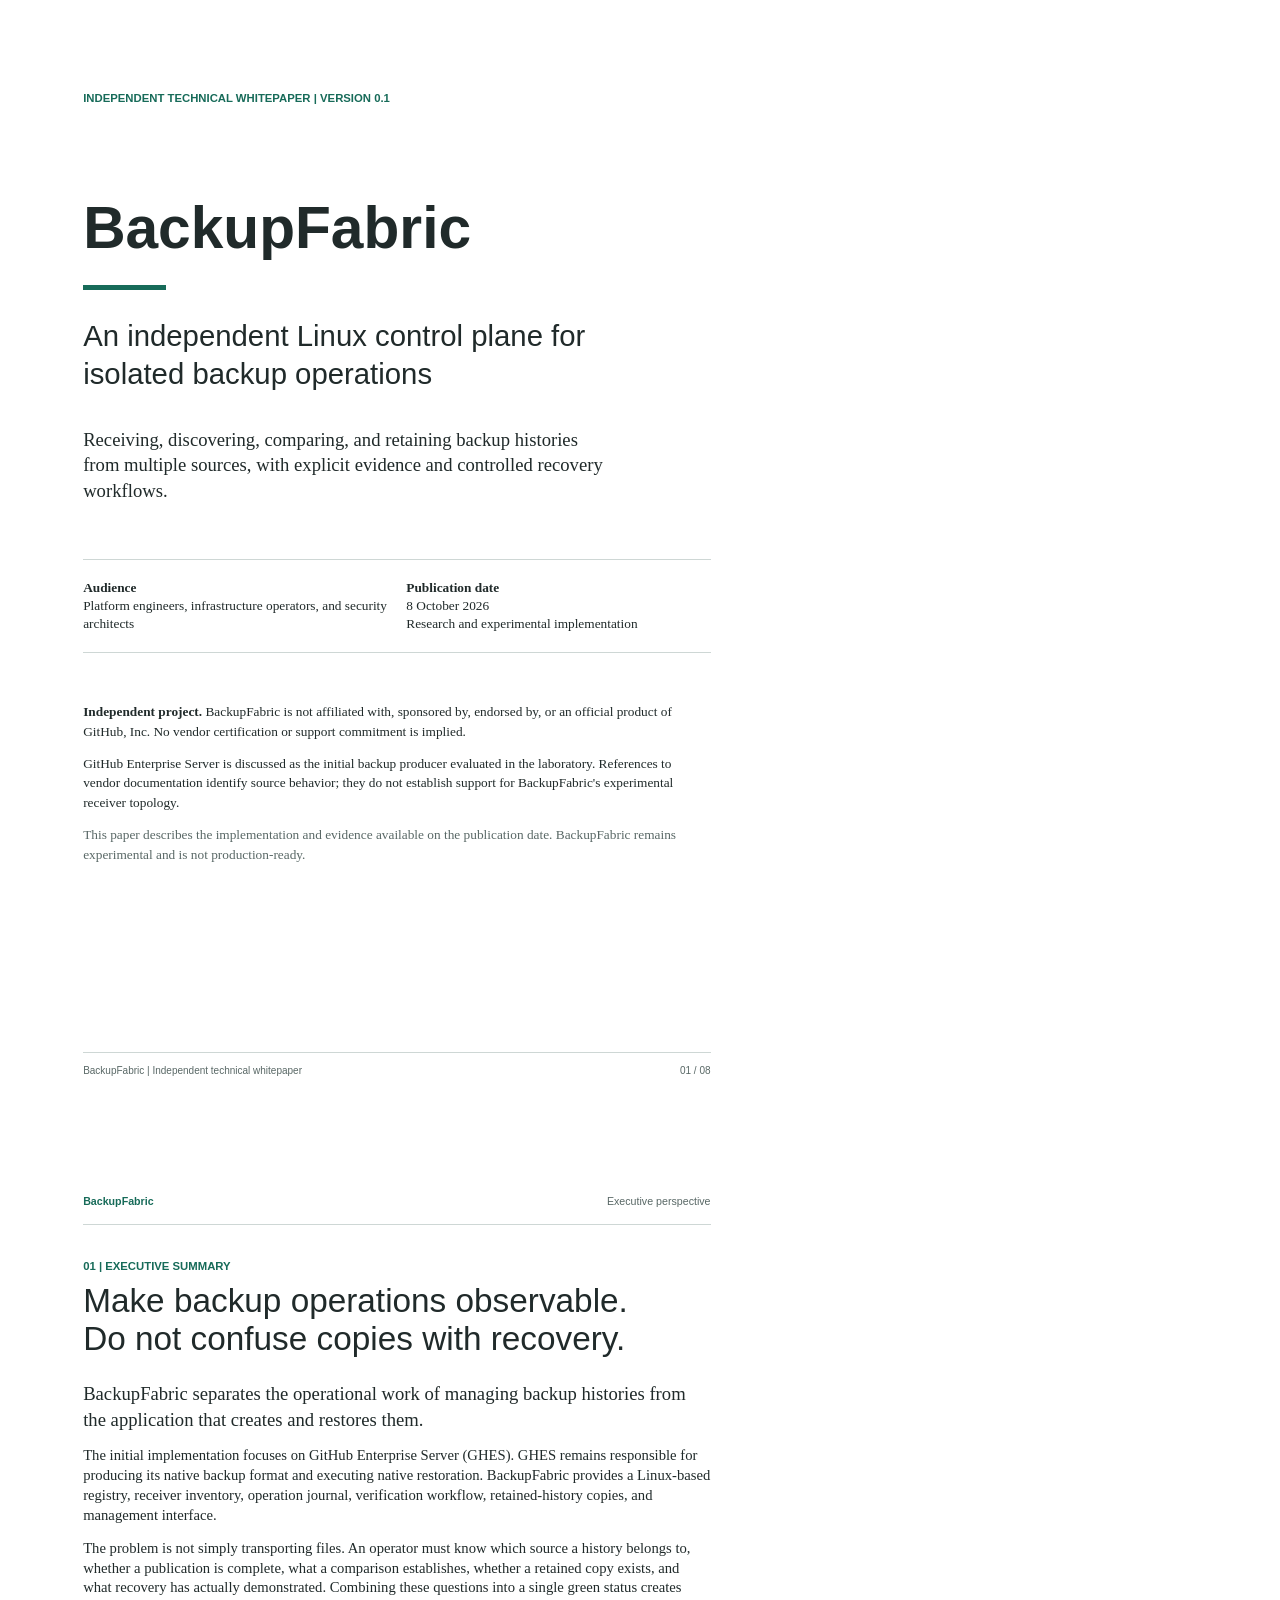
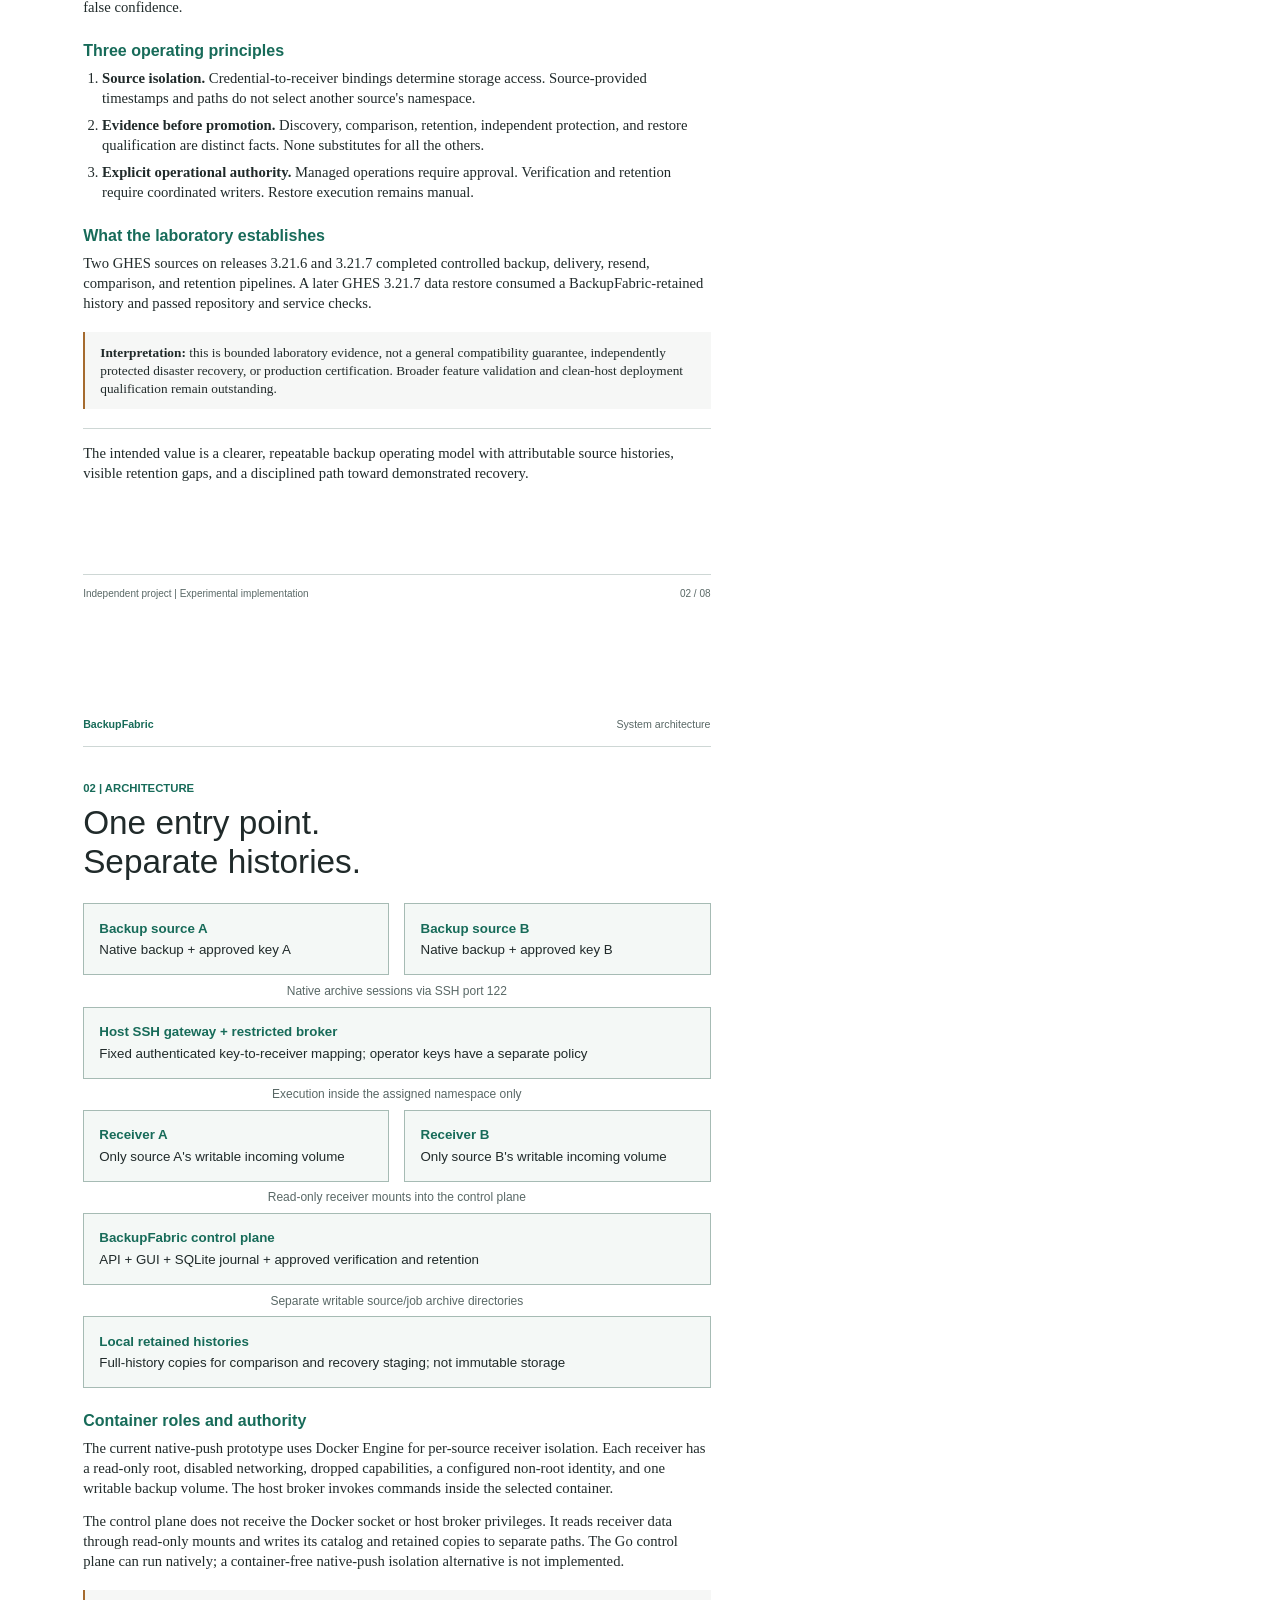
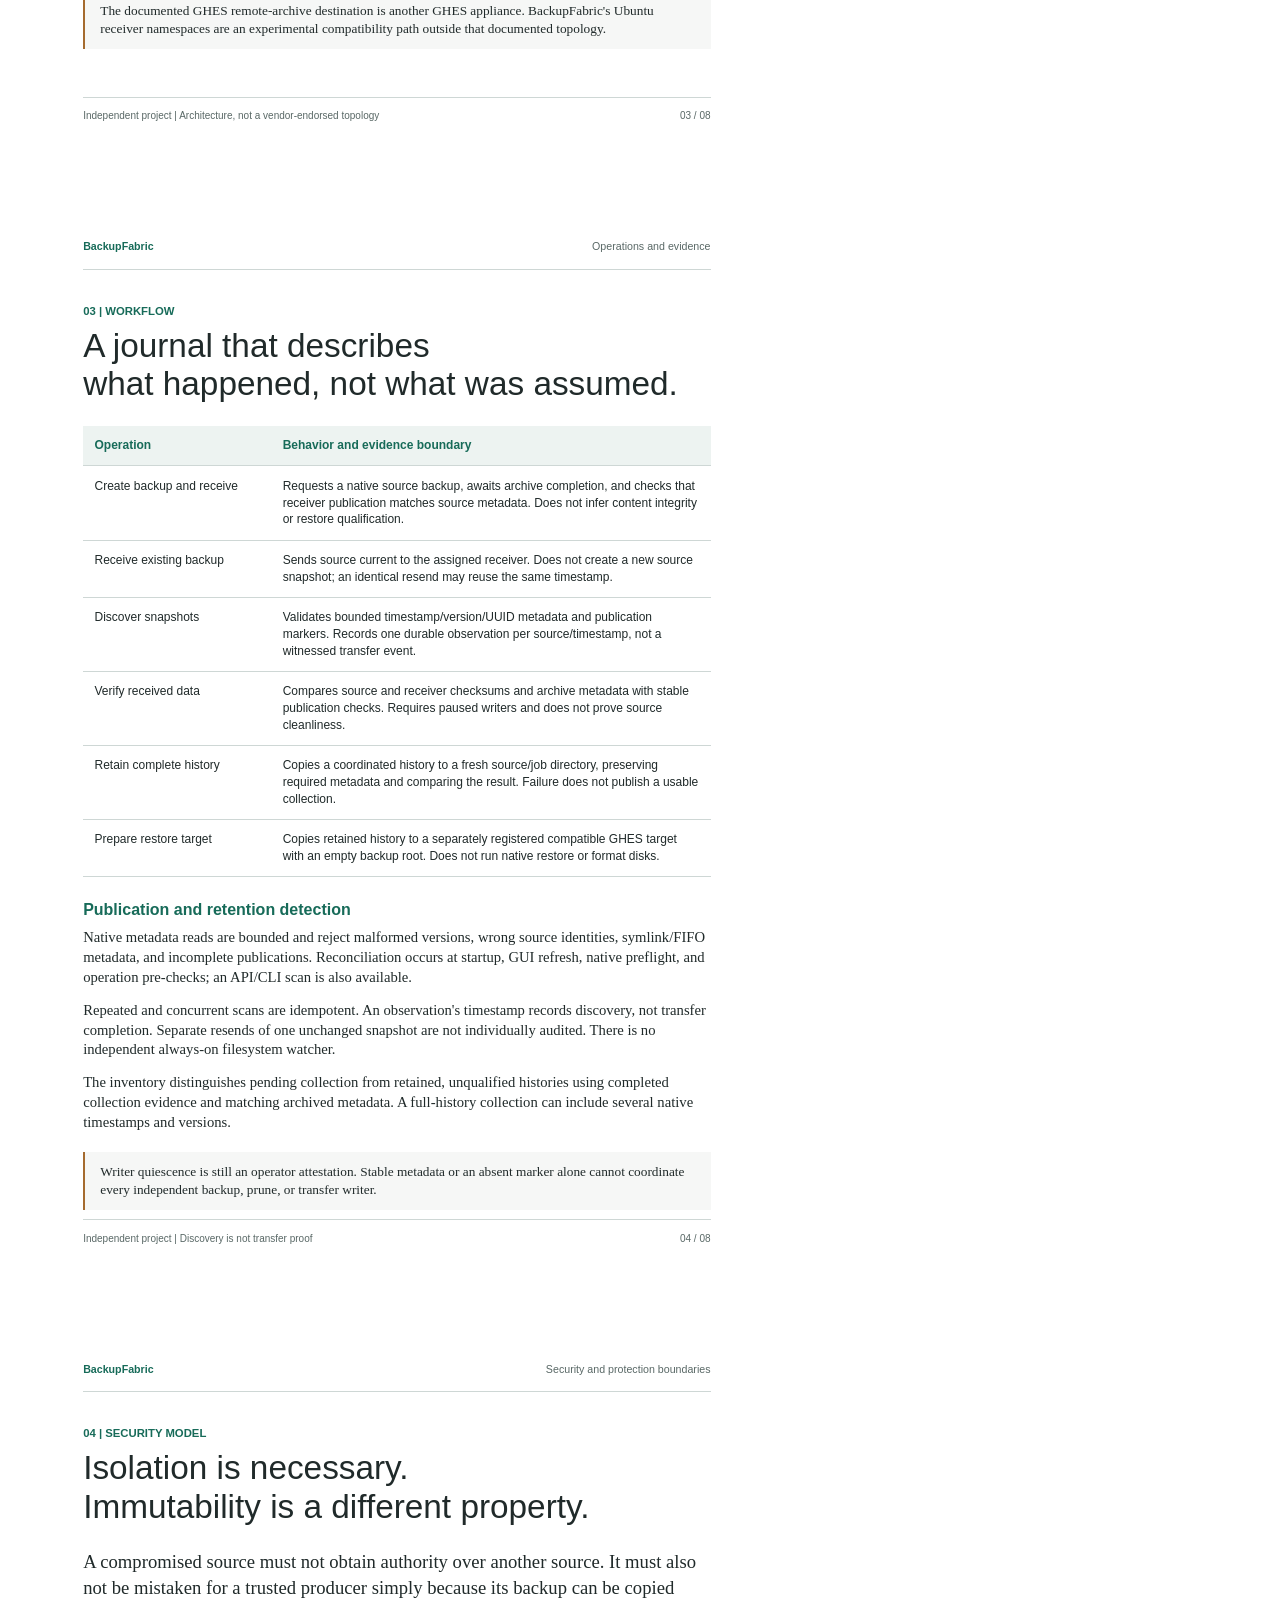
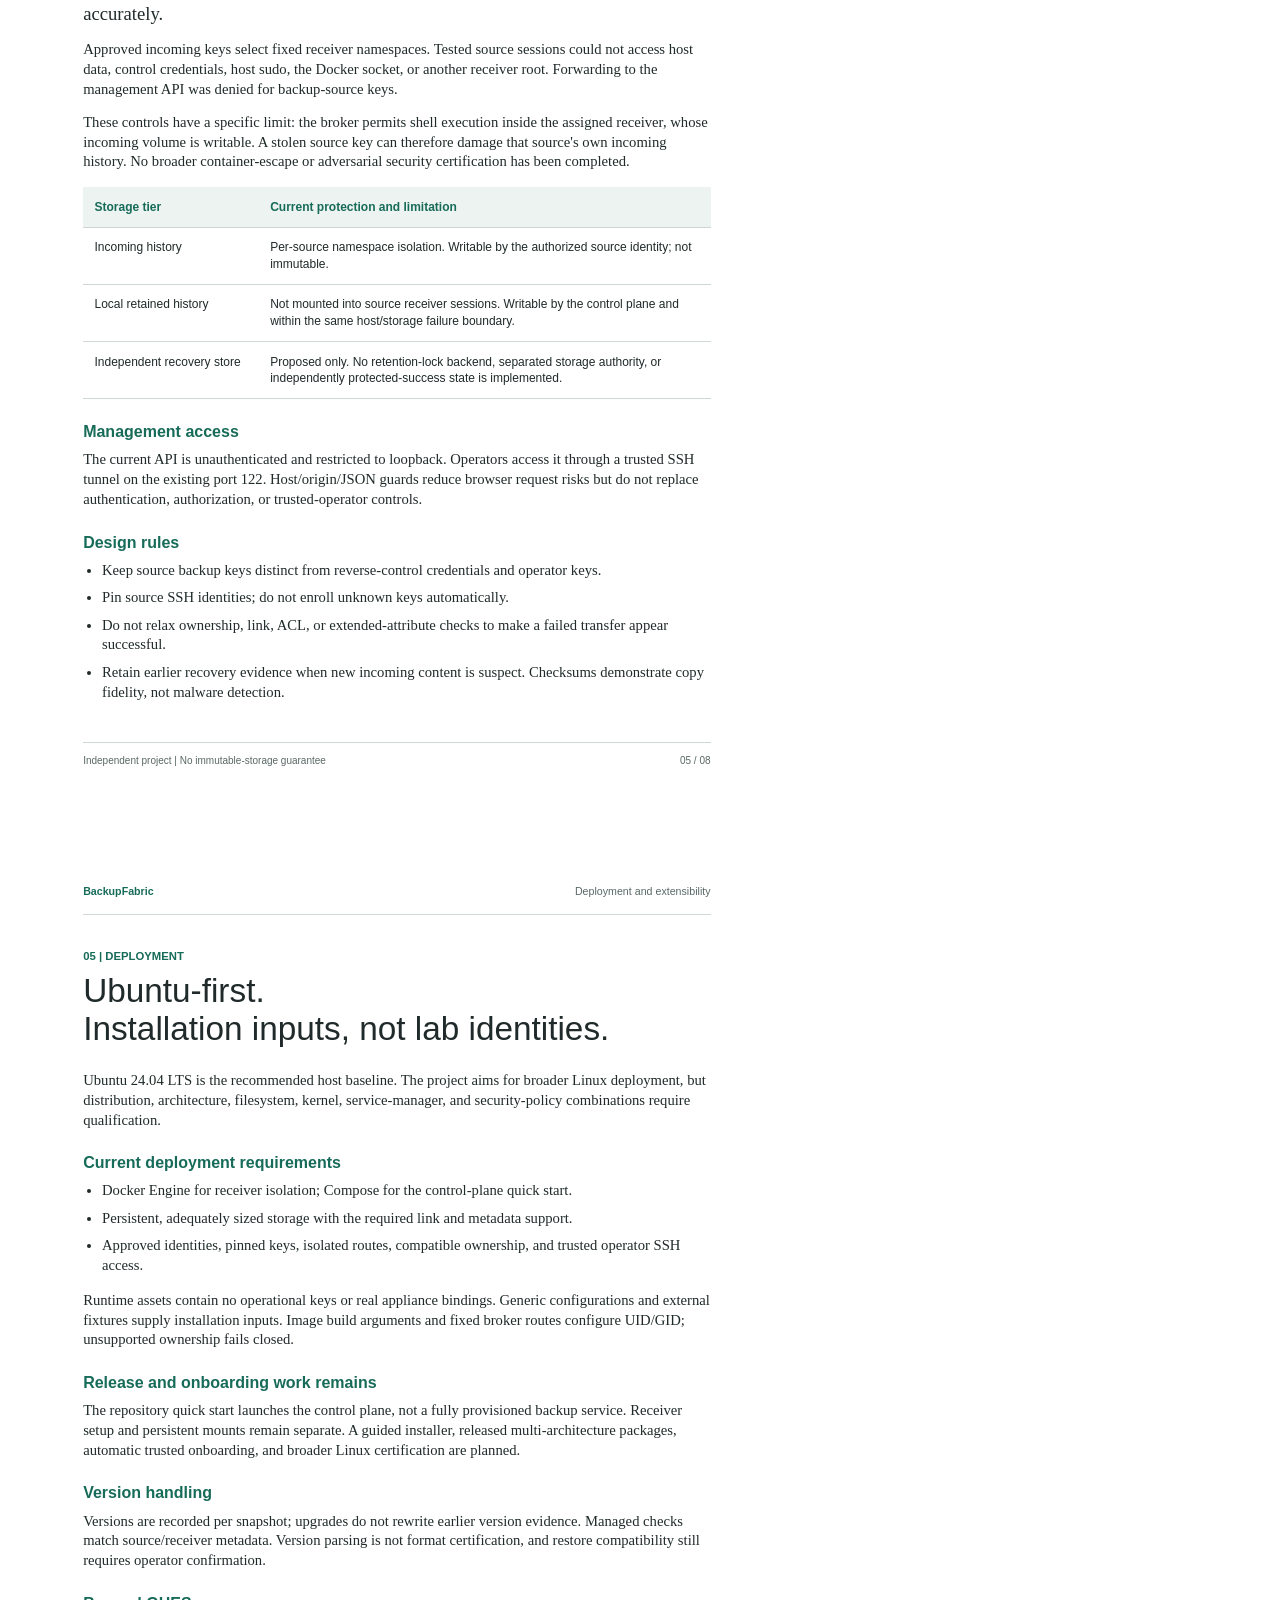
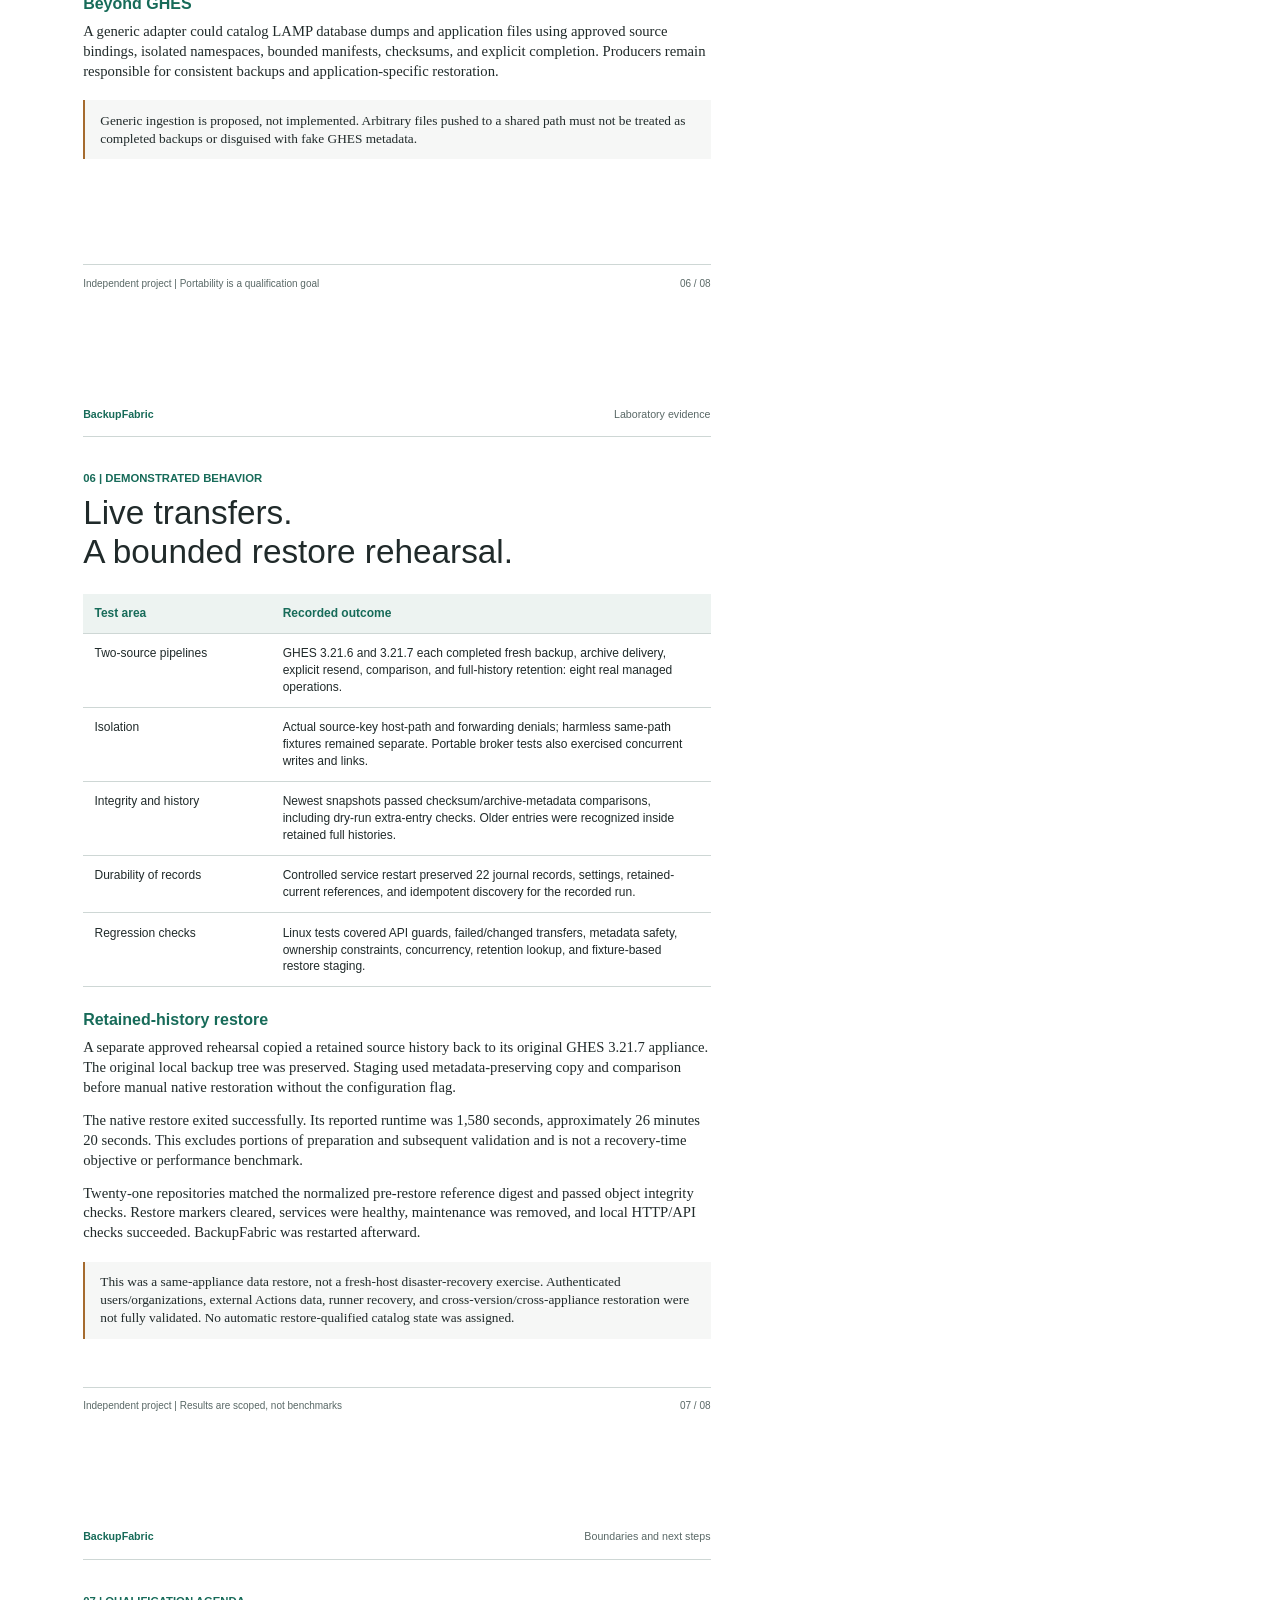
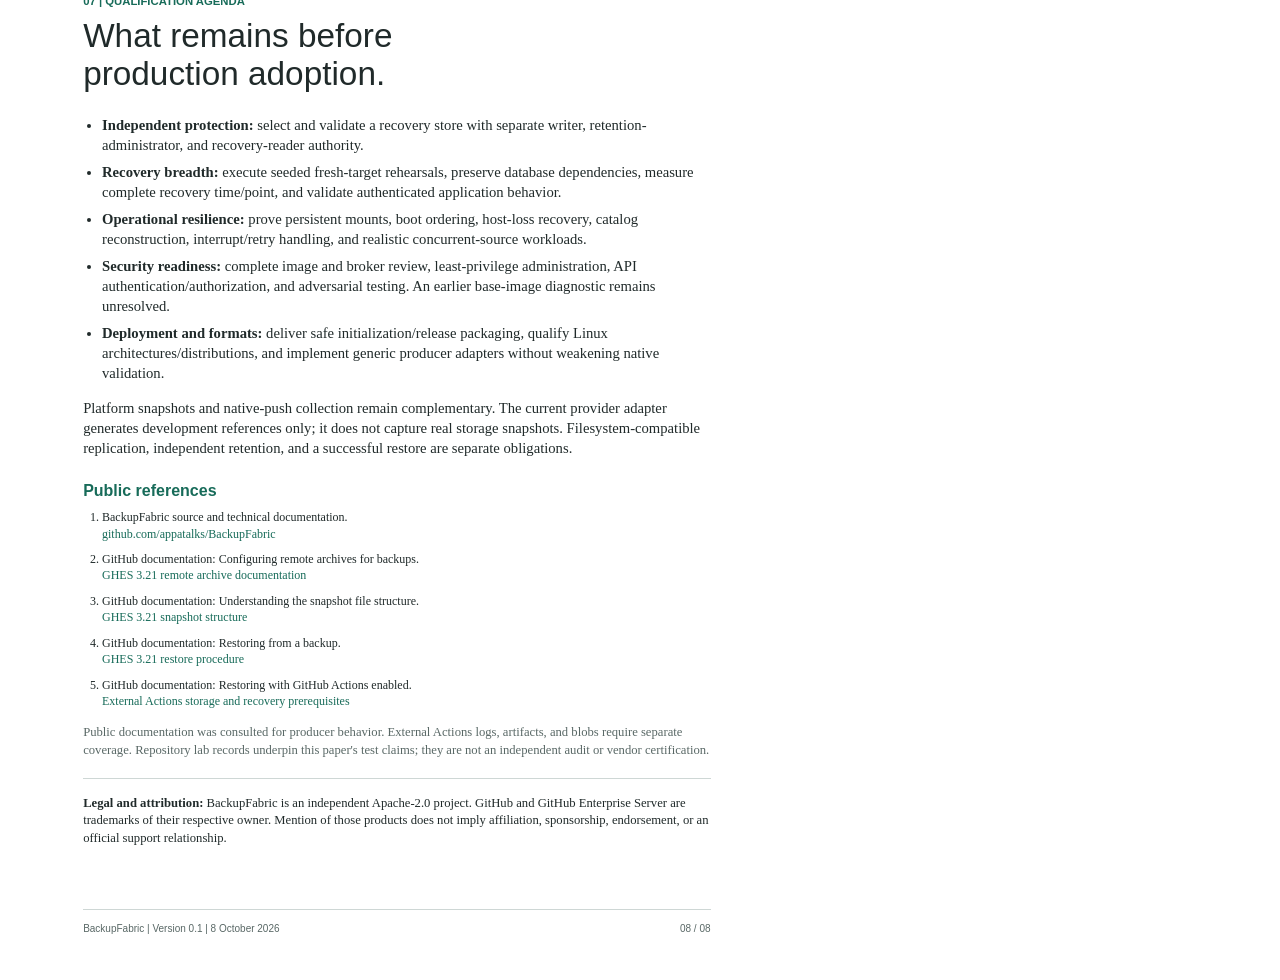
<file: docs/whitepaper/BackupFabric-Whitepaper.html>
<!doctype html>
<html lang="en">
<head>
<meta charset="utf-8">
<title>BackupFabric | Independent Technical Whitepaper</title>
<style>
@page { size: A4; margin: 0; }
* { box-sizing: border-box; }
html, body { margin: 0; padding: 0; background: #fff; color: #202a2a; }
body { font-family: "Baskerville", Georgia, serif; font-size: 11pt; line-height: 1.35; }
.sheet { width: 210mm; height: 297mm; padding: 19mm 22mm 23mm; position: relative; break-after: page; overflow: visible; }
.sheet:last-child { break-after: auto; }
.running, h1, h2, h3, .eyebrow, table, .footer, .metric, .diagram { font-family: "Avenir Next", "Helvetica Neue", sans-serif; }
.running { display: flex; justify-content: space-between; border-bottom: 1px solid #ced7d5; padding-bottom: 4mm; margin-bottom: 9mm; font-size: 8pt; color: #596866; }
.running strong { color: #176b59; font-weight: 600; }
.eyebrow { font-size: 8.5pt; color: #176b59; text-transform: uppercase; letter-spacing: 0; font-weight: 600; }
h1 { font-size: 44pt; line-height: 1.05; letter-spacing: 0; font-weight: 600; margin: 0 0 7mm; }
h2 { font-size: 25pt; line-height: 1.15; letter-spacing: 0; font-weight: 500; margin: 2mm 0 6mm; }
h3 { font-size: 12pt; line-height: 1.3; margin: 6mm 0 2mm; font-weight: 600; color: #176b59; }
p { margin: 0 0 3.5mm; }
.lead { font-size: 14pt; line-height: 1.4; }
.muted { color: #596866; }
.small { font-size: 9.5pt; line-height: 1.4; }
.rule { width: 22mm; height: 1.5mm; background: #176b59; margin: 7mm 0; }
.note { border-left: 2pt solid #a56b2f; padding: 3mm 4mm; margin: 5mm 0; background: #f6f7f6; font-size: 10pt; }
.footer { position: absolute; left: 22mm; right: 22mm; bottom: 12mm; border-top: 1px solid #ced7d5; padding-top: 3mm; display: flex; justify-content: space-between; gap: 5mm; font-size: 7.5pt; line-height: 1.3; color: #596866; }
ul, ol { padding-left: 5mm; margin: 2mm 0 4mm; }
li { margin: 0 0 2mm; }
table { border-collapse: collapse; width: 100%; font-size: 9pt; line-height: 1.4; margin: 4mm 0; }
th { text-align: left; background: #edf3f1; color: #176b59; font-weight: 600; }
th, td { padding: 3mm; border-bottom: 1px solid #ced7d5; vertical-align: top; }
td:first-child { font-weight: 500; }
code { font-family: "Menlo", monospace; font-size: 8.5pt; overflow-wrap: anywhere; }
a { color: #176b59; text-decoration: none; }
.cover { padding-top: 24mm; }
.cover .eyebrow { margin-bottom: 24mm; }
.cover .subtitle { max-width: 140mm; font-size: 22pt; line-height: 1.3; margin-bottom: 9mm; font-family: "Avenir Next", sans-serif; }
.cover .abstract { max-width: 140mm; font-size: 14pt; margin-bottom: 15mm; }
.cover-meta { display: grid; grid-template-columns: 1fr 1fr; gap: 5mm; border-top: 1px solid #ced7d5; border-bottom: 1px solid #ced7d5; padding: 5mm 0; margin: 8mm 0; font-size: 10pt; }
.cover-disclaimer { margin-top: 13mm; font-size: 10pt; line-height: 1.45; }
.diagram { margin: 5mm 0; font-size: 10pt; line-height: 1.35; }
.sources { display: grid; grid-template-columns: 1fr 1fr; gap: 4mm; }
.box { border: 1px solid #a6bbb4; padding: 4mm; background: #f4f8f6; }
.box strong { display: block; color: #176b59; margin-bottom: 1mm; }
.flow { text-align: center; color: #596866; padding: 2mm; font-size: 9pt; }
.tiers { display: grid; grid-template-columns: 1fr 1fr; gap: 4mm; }
.metric { font-size: 22pt; color: #176b59; font-weight: 500; display: block; }
.references li { font-size: 9pt; margin-bottom: 2.5mm; overflow-wrap: anywhere; }
.summary-line { border-top: 1px solid #ced7d5; padding-top: 4mm; margin-top: 5mm; }
</style>
</head>
<body>
<section class="sheet cover">
  <div class="eyebrow">Independent technical whitepaper | Version 0.1</div>
  <h1>BackupFabric</h1>
  <div class="rule"></div>
  <div class="subtitle">An independent Linux control plane for isolated backup operations</div>
  <p class="abstract">Receiving, discovering, comparing, and retaining backup histories from multiple sources, with explicit evidence and controlled recovery workflows.</p>
  <div class="cover-meta">
    <div><strong>Audience</strong><br>Platform engineers, infrastructure operators, and security architects</div>
    <div><strong>Publication date</strong><br>8 October 2026<br>Research and experimental implementation</div>
  </div>
  <div class="cover-disclaimer">
    <p><strong>Independent project.</strong> BackupFabric is not affiliated with, sponsored by, endorsed by, or an official product of GitHub, Inc. No vendor certification or support commitment is implied.</p>
    <p>GitHub Enterprise Server is discussed as the initial backup producer evaluated in the laboratory. References to vendor documentation identify source behavior; they do not establish support for BackupFabric's experimental receiver topology.</p>
    <p class="muted">This paper describes the implementation and evidence available on the publication date. BackupFabric remains experimental and is not production-ready.</p>
  </div>
  <div class="footer"><span>BackupFabric | Independent technical whitepaper</span><span>01 / 08</span></div>
</section>

<section class="sheet">
  <div class="running"><strong>BackupFabric</strong><span>Executive perspective</span></div>
  <div class="eyebrow">01 | Executive summary</div>
  <h2>Make backup operations observable.<br>Do not confuse copies with recovery.</h2>
  <p class="lead">BackupFabric separates the operational work of managing backup histories from the application that creates and restores them.</p>
  <p>The initial implementation focuses on GitHub Enterprise Server (GHES). GHES remains responsible for producing its native backup format and executing native restoration. BackupFabric provides a Linux-based registry, receiver inventory, operation journal, verification workflow, retained-history copies, and management interface.</p>
  <p>The problem is not simply transporting files. An operator must know which source a history belongs to, whether a publication is complete, what a comparison establishes, whether a retained copy exists, and what recovery has actually demonstrated. Combining these questions into a single green status creates false confidence.</p>
  <h3>Three operating principles</h3>
  <ol>
    <li><strong>Source isolation.</strong> Credential-to-receiver bindings determine storage access. Source-provided timestamps and paths do not select another source's namespace.</li>
    <li><strong>Evidence before promotion.</strong> Discovery, comparison, retention, independent protection, and restore qualification are distinct facts. None substitutes for all the others.</li>
    <li><strong>Explicit operational authority.</strong> Managed operations require approval. Verification and retention require coordinated writers. Restore execution remains manual.</li>
  </ol>
  <h3>What the laboratory establishes</h3>
  <p>Two GHES sources on releases 3.21.6 and 3.21.7 completed controlled backup, delivery, resend, comparison, and retention pipelines. A later GHES 3.21.7 data restore consumed a BackupFabric-retained history and passed repository and service checks.</p>
  <div class="note"><strong>Interpretation:</strong> this is bounded laboratory evidence, not a general compatibility guarantee, independently protected disaster recovery, or production certification. Broader feature validation and clean-host deployment qualification remain outstanding.</div>
  <p class="summary-line">The intended value is a clearer, repeatable backup operating model with attributable source histories, visible retention gaps, and a disciplined path toward demonstrated recovery.</p>
  <div class="footer"><span>Independent project | Experimental implementation</span><span>02 / 08</span></div>
</section>

<section class="sheet">
  <div class="running"><strong>BackupFabric</strong><span>System architecture</span></div>
  <div class="eyebrow">02 | Architecture</div>
  <h2>One entry point.<br>Separate histories.</h2>
  <div class="diagram" aria-label="Two sources use distinct keys through one SSH gateway and separate receiver volumes. The control plane reads both volumes and writes separate retained archives.">
    <div class="sources"><div class="box"><strong>Backup source A</strong>Native backup + approved key A</div><div class="box"><strong>Backup source B</strong>Native backup + approved key B</div></div>
    <div class="flow">Native archive sessions via SSH port 122</div>
    <div class="box"><strong>Host SSH gateway + restricted broker</strong>Fixed authenticated key-to-receiver mapping; operator keys have a separate policy</div>
    <div class="flow">Execution inside the assigned namespace only</div>
    <div class="tiers"><div class="box"><strong>Receiver A</strong>Only source A's writable incoming volume</div><div class="box"><strong>Receiver B</strong>Only source B's writable incoming volume</div></div>
    <div class="flow">Read-only receiver mounts into the control plane</div>
    <div class="box"><strong>BackupFabric control plane</strong>API + GUI + SQLite journal + approved verification and retention</div>
    <div class="flow">Separate writable source/job archive directories</div>
    <div class="box"><strong>Local retained histories</strong>Full-history copies for comparison and recovery staging; not immutable storage</div>
  </div>
  <h3>Container roles and authority</h3>
  <p>The current native-push prototype uses Docker Engine for per-source receiver isolation. Each receiver has a read-only root, disabled networking, dropped capabilities, a configured non-root identity, and one writable backup volume. The host broker invokes commands inside the selected container.</p>
  <p>The control plane does not receive the Docker socket or host broker privileges. It reads receiver data through read-only mounts and writes its catalog and retained copies to separate paths. The Go control plane can run natively; a container-free native-push isolation alternative is not implemented.</p>
  <div class="note">The documented GHES remote-archive destination is another GHES appliance. BackupFabric's Ubuntu receiver namespaces are an experimental compatibility path outside that documented topology.</div>
  <div class="footer"><span>Independent project | Architecture, not a vendor-endorsed topology</span><span>03 / 08</span></div>
</section>

<section class="sheet">
  <div class="running"><strong>BackupFabric</strong><span>Operations and evidence</span></div>
  <div class="eyebrow">03 | Workflow</div>
  <h2>A journal that describes<br>what happened, not what was assumed.</h2>
  <table>
    <thead><tr><th style="width:30%">Operation</th><th>Behavior and evidence boundary</th></tr></thead>
    <tbody>
      <tr><td>Create backup and receive</td><td>Requests a native source backup, awaits archive completion, and checks that receiver publication matches source metadata. Does not infer content integrity or restore qualification.</td></tr>
      <tr><td>Receive existing backup</td><td>Sends source current to the assigned receiver. Does not create a new source snapshot; an identical resend may reuse the same timestamp.</td></tr>
      <tr><td>Discover snapshots</td><td>Validates bounded timestamp/version/UUID metadata and publication markers. Records one durable observation per source/timestamp, not a witnessed transfer event.</td></tr>
      <tr><td>Verify received data</td><td>Compares source and receiver checksums and archive metadata with stable publication checks. Requires paused writers and does not prove source cleanliness.</td></tr>
      <tr><td>Retain complete history</td><td>Copies a coordinated history to a fresh source/job directory, preserving required metadata and comparing the result. Failure does not publish a usable collection.</td></tr>
      <tr><td>Prepare restore target</td><td>Copies retained history to a separately registered compatible GHES target with an empty backup root. Does not run native restore or format disks.</td></tr>
    </tbody>
  </table>
  <h3>Publication and retention detection</h3>
  <p>Native metadata reads are bounded and reject malformed versions, wrong source identities, symlink/FIFO metadata, and incomplete publications. Reconciliation occurs at startup, GUI refresh, native preflight, and operation pre-checks; an API/CLI scan is also available.</p>
  <p>Repeated and concurrent scans are idempotent. An observation's timestamp records discovery, not transfer completion. Separate resends of one unchanged snapshot are not individually audited. There is no independent always-on filesystem watcher.</p>
  <p>The inventory distinguishes pending collection from retained, unqualified histories using completed collection evidence and matching archived metadata. A full-history collection can include several native timestamps and versions.</p>
  <div class="note">Writer quiescence is still an operator attestation. Stable metadata or an absent marker alone cannot coordinate every independent backup, prune, or transfer writer.</div>
  <div class="footer"><span>Independent project | Discovery is not transfer proof</span><span>04 / 08</span></div>
</section>

<section class="sheet">
  <div class="running"><strong>BackupFabric</strong><span>Security and protection boundaries</span></div>
  <div class="eyebrow">04 | Security model</div>
  <h2>Isolation is necessary.<br>Immutability is a different property.</h2>
  <p class="lead">A compromised source must not obtain authority over another source. It must also not be mistaken for a trusted producer simply because its backup can be copied accurately.</p>
  <p>Approved incoming keys select fixed receiver namespaces. Tested source sessions could not access host data, control credentials, host sudo, the Docker socket, or another receiver root. Forwarding to the management API was denied for backup-source keys.</p>
  <p>These controls have a specific limit: the broker permits shell execution inside the assigned receiver, whose incoming volume is writable. A stolen source key can therefore damage that source's own incoming history. No broader container-escape or adversarial security certification has been completed.</p>
  <table>
    <thead><tr><th style="width:28%">Storage tier</th><th>Current protection and limitation</th></tr></thead>
    <tbody>
      <tr><td>Incoming history</td><td>Per-source namespace isolation. Writable by the authorized source identity; not immutable.</td></tr>
      <tr><td>Local retained history</td><td>Not mounted into source receiver sessions. Writable by the control plane and within the same host/storage failure boundary.</td></tr>
      <tr><td>Independent recovery store</td><td>Proposed only. No retention-lock backend, separated storage authority, or independently protected-success state is implemented.</td></tr>
    </tbody>
  </table>
  <h3>Management access</h3>
  <p>The current API is unauthenticated and restricted to loopback. Operators access it through a trusted SSH tunnel on the existing port 122. Host/origin/JSON guards reduce browser request risks but do not replace authentication, authorization, or trusted-operator controls.</p>
  <h3>Design rules</h3>
  <ul>
    <li>Keep source backup keys distinct from reverse-control credentials and operator keys.</li>
    <li>Pin source SSH identities; do not enroll unknown keys automatically.</li>
    <li>Do not relax ownership, link, ACL, or extended-attribute checks to make a failed transfer appear successful.</li>
    <li>Retain earlier recovery evidence when new incoming content is suspect. Checksums demonstrate copy fidelity, not malware detection.</li>
  </ul>
  <div class="footer"><span>Independent project | No immutable-storage guarantee</span><span>05 / 08</span></div>
</section>

<section class="sheet">
  <div class="running"><strong>BackupFabric</strong><span>Deployment and extensibility</span></div>
  <div class="eyebrow">05 | Deployment</div>
  <h2>Ubuntu-first.<br>Installation inputs, not lab identities.</h2>
  <p>Ubuntu 24.04 LTS is the recommended host baseline. The project aims for broader Linux deployment, but distribution, architecture, filesystem, kernel, service-manager, and security-policy combinations require qualification.</p>
  <h3>Current deployment requirements</h3>
  <ul>
    <li>Docker Engine for receiver isolation; Compose for the control-plane quick start.</li>
    <li>Persistent, adequately sized storage with the required link and metadata support.</li>
    <li>Approved identities, pinned keys, isolated routes, compatible ownership, and trusted operator SSH access.</li>
  </ul>
  <p>Runtime assets contain no operational keys or real appliance bindings. Generic configurations and external fixtures supply installation inputs. Image build arguments and fixed broker routes configure UID/GID; unsupported ownership fails closed.</p>
  <h3>Release and onboarding work remains</h3>
  <p>The repository quick start launches the control plane, not a fully provisioned backup service. Receiver setup and persistent mounts remain separate. A guided installer, released multi-architecture packages, automatic trusted onboarding, and broader Linux certification are planned.</p>
  <h3>Version handling</h3>
  <p>Versions are recorded per snapshot; upgrades do not rewrite earlier version evidence. Managed checks match source/receiver metadata. Version parsing is not format certification, and restore compatibility still requires operator confirmation.</p>
  <h3>Beyond GHES</h3>
  <p>A generic adapter could catalog LAMP database dumps and application files using approved source bindings, isolated namespaces, bounded manifests, checksums, and explicit completion. Producers remain responsible for consistent backups and application-specific restoration.</p>
  <div class="note">Generic ingestion is proposed, not implemented. Arbitrary files pushed to a shared path must not be treated as completed backups or disguised with fake GHES metadata.</div>
  <div class="footer"><span>Independent project | Portability is a qualification goal</span><span>06 / 08</span></div>
</section>

<section class="sheet">
  <div class="running"><strong>BackupFabric</strong><span>Laboratory evidence</span></div>
  <div class="eyebrow">06 | Demonstrated behavior</div>
  <h2>Live transfers.<br>A bounded restore rehearsal.</h2>
  <table>
    <thead><tr><th style="width:30%">Test area</th><th>Recorded outcome</th></tr></thead>
    <tbody>
      <tr><td>Two-source pipelines</td><td>GHES 3.21.6 and 3.21.7 each completed fresh backup, archive delivery, explicit resend, comparison, and full-history retention: eight real managed operations.</td></tr>
      <tr><td>Isolation</td><td>Actual source-key host-path and forwarding denials; harmless same-path fixtures remained separate. Portable broker tests also exercised concurrent writes and links.</td></tr>
      <tr><td>Integrity and history</td><td>Newest snapshots passed checksum/archive-metadata comparisons, including dry-run extra-entry checks. Older entries were recognized inside retained full histories.</td></tr>
      <tr><td>Durability of records</td><td>Controlled service restart preserved 22 journal records, settings, retained-current references, and idempotent discovery for the recorded run.</td></tr>
      <tr><td>Regression checks</td><td>Linux tests covered API guards, failed/changed transfers, metadata safety, ownership constraints, concurrency, retention lookup, and fixture-based restore staging.</td></tr>
    </tbody>
  </table>
  <h3>Retained-history restore</h3>
  <p>A separate approved rehearsal copied a retained source history back to its original GHES 3.21.7 appliance. The original local backup tree was preserved. Staging used metadata-preserving copy and comparison before manual native restoration without the configuration flag.</p>
  <p>The native restore exited successfully. Its reported runtime was 1,580 seconds, approximately 26 minutes 20 seconds. This excludes portions of preparation and subsequent validation and is not a recovery-time objective or performance benchmark.</p>
  <p>Twenty-one repositories matched the normalized pre-restore reference digest and passed object integrity checks. Restore markers cleared, services were healthy, maintenance was removed, and local HTTP/API checks succeeded. BackupFabric was restarted afterward.</p>
  <div class="note">This was a same-appliance data restore, not a fresh-host disaster-recovery exercise. Authenticated users/organizations, external Actions data, runner recovery, and cross-version/cross-appliance restoration were not fully validated. No automatic restore-qualified catalog state was assigned.</div>
  <div class="footer"><span>Independent project | Results are scoped, not benchmarks</span><span>07 / 08</span></div>
</section>

<section class="sheet">
  <div class="running"><strong>BackupFabric</strong><span>Boundaries and next steps</span></div>
  <div class="eyebrow">07 | Qualification agenda</div>
  <h2>What remains before<br>production adoption.</h2>
  <ul>
    <li><strong>Independent protection:</strong> select and validate a recovery store with separate writer, retention-administrator, and recovery-reader authority.</li>
    <li><strong>Recovery breadth:</strong> execute seeded fresh-target rehearsals, preserve database dependencies, measure complete recovery time/point, and validate authenticated application behavior.</li>
    <li><strong>Operational resilience:</strong> prove persistent mounts, boot ordering, host-loss recovery, catalog reconstruction, interrupt/retry handling, and realistic concurrent-source workloads.</li>
    <li><strong>Security readiness:</strong> complete image and broker review, least-privilege administration, API authentication/authorization, and adversarial testing. An earlier base-image diagnostic remains unresolved.</li>
    <li><strong>Deployment and formats:</strong> deliver safe initialization/release packaging, qualify Linux architectures/distributions, and implement generic producer adapters without weakening native validation.</li>
  </ul>
  <p>Platform snapshots and native-push collection remain complementary. The current provider adapter generates development references only; it does not capture real storage snapshots. Filesystem-compatible replication, independent retention, and a successful restore are separate obligations.</p>
  <h3>Public references</h3>
  <ol class="references">
    <li>BackupFabric source and technical documentation.<br><a href="https://github.com/appatalks/BackupFabric">github.com/appatalks/BackupFabric</a></li>
    <li>GitHub documentation: Configuring remote archives for backups.<br><a href="https://docs.github.com/en/enterprise-server@3.21/admin/backing-up-and-restoring-your-instance/configuring-remote-archives-for-backups">GHES 3.21 remote archive documentation</a></li>
    <li>GitHub documentation: Understanding the snapshot file structure.<br><a href="https://docs.github.com/en/enterprise-server@3.21/admin/backing-up-and-restoring-your-instance/understanding-the-snapshot-file-structure">GHES 3.21 snapshot structure</a></li>
    <li>GitHub documentation: Restoring from a backup.<br><a href="https://docs.github.com/en/enterprise-server@3.21/admin/backing-up-and-restoring-your-instance/restoring-from-a-backup">GHES 3.21 restore procedure</a></li>
    <li>GitHub documentation: Restoring with GitHub Actions enabled.<br><a href="https://docs.github.com/en/enterprise-server@3.21/admin/backing-up-and-restoring-your-instance/restoring-with-github-actions-enabled">External Actions storage and recovery prerequisites</a></li>
  </ol>
  <p class="small muted">Public documentation was consulted for producer behavior. External Actions logs, artifacts, and blobs require separate coverage. Repository lab records underpin this paper's test claims; they are not an independent audit or vendor certification.</p>
  <p class="small summary-line"><strong>Legal and attribution:</strong> BackupFabric is an independent Apache-2.0 project. GitHub and GitHub Enterprise Server are trademarks of their respective owner. Mention of those products does not imply affiliation, sponsorship, endorsement, or an official support relationship.</p>
  <div class="footer"><span>BackupFabric | Version 0.1 | 8 October 2026</span><span>08 / 08</span></div>
</section>
</body>
</html>
</file>
